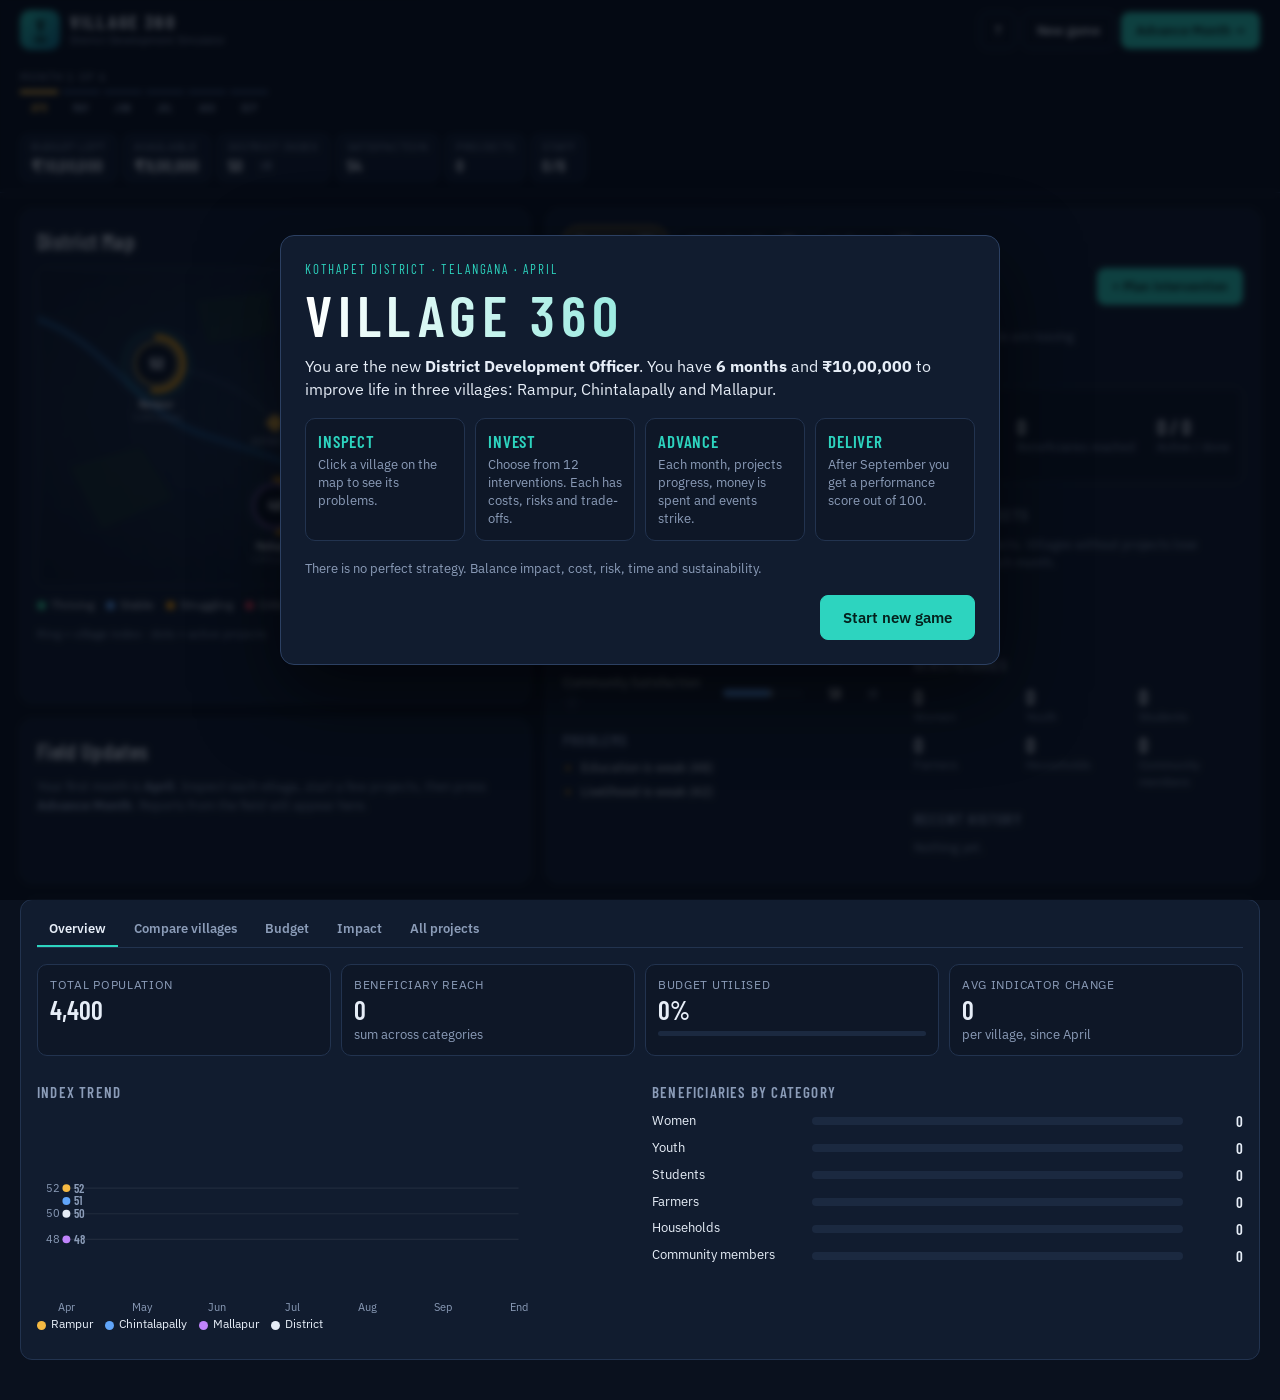
<file: index.html>
<!DOCTYPE html>
<html lang="en">
<head>
  <meta charset="UTF-8" />
  <meta name="viewport" content="width=device-width, initial-scale=1.0" />
  <title>Village 360: District Development Simulator</title>
  <meta name="description" content="A browser strategy game: develop three Telangana villages in six months with a limited budget." />
  <link rel="preconnect" href="https://fonts.googleapis.com" />
  <link rel="preconnect" href="https://fonts.gstatic.com" crossorigin />
  <link href="https://fonts.googleapis.com/css2?family=Barlow+Condensed:wght@500;600;700&family=IBM+Plex+Sans:wght@400;500;600&display=swap" rel="stylesheet" />
  <link rel="stylesheet" href="css/style.css" />
</head>
<body>
  <!-- TOP BAR: month timeline, key numbers, main actions -->
  <header class="topbar">
    <div class="brand">
      <div class="brand-mark">V<span>360</span></div>
      <div>
        <div class="brand-title">VILLAGE 360</div>
        <div class="brand-sub">District Development Simulator</div>
      </div>
    </div>
    <div id="timeline" class="timeline"></div>
    <div id="topstats" class="topstats"></div>
    <div class="top-actions">
      <button class="btn ghost" data-action="help" title="How to play">?</button>
      <button class="btn ghost" data-action="new-game-confirm">New game</button>
      <button id="advance-btn" class="btn primary" data-action="advance">Advance Month →</button>
    </div>
  </header>

  <!-- MAIN LAYOUT: map, village profile, dashboard tabs, field updates -->
  <main class="layout">
    <section class="panel map-panel">
      <div class="panel-head">
        <h2>District Map</h2>
        <span class="muted small">Kothapet District · fictional</span>
      </div>
      <div id="map" class="map"></div>
      <div id="map-legend" class="legend"></div>
    </section>

    <section class="panel village-panel" id="village-panel"></section>

    <section class="panel dash-panel">
      <div class="tabs" id="tabs"></div>
      <div id="tab-content"></div>
    </section>

    <section class="panel feed-panel">
      <div class="panel-head"><h2>Field Updates</h2></div>
      <div id="feed" class="feed"></div>
    </section>
  </main>

  <div id="modal-root"></div>
  <div id="tutorial-root"></div>
  <div id="toast-root" class="toast-root"></div>

  <!-- Scripts load IN ORDER: data first, then state, rules, scoring,
       saving, drawing, and finally app.js which starts everything. -->
  <script src="js/villages.js"></script>
  <script src="js/interventions.js"></script>
  <script src="js/gameState.js"></script>
  <script src="js/events.js"></script>
  <script src="js/gameLogic.js"></script>
  <script src="js/scoring.js"></script>
  <script src="js/storage.js"></script>
  <script src="js/ui.js"></script>
  <script src="js/app.js"></script>
</body>
</html>
</file>
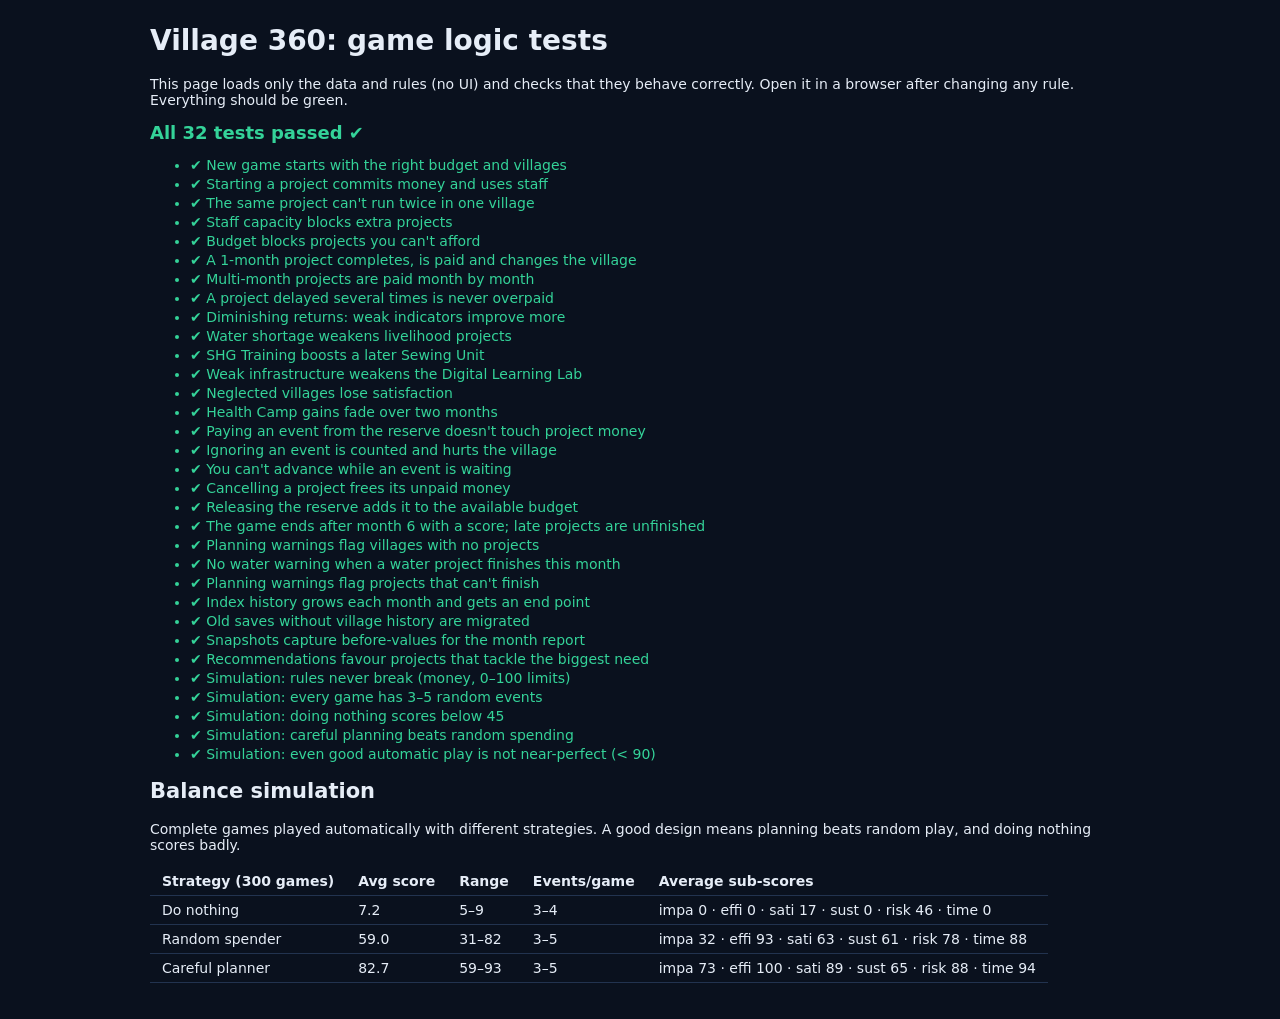
<file: tests/test.html>
<!DOCTYPE html>
<html lang="en">
<head>
  <meta charset="UTF-8" />
  <meta name="viewport" content="width=device-width, initial-scale=1.0" />
  <title>Village 360 Tests</title>
  <style>
    body { font: 14px system-ui, sans-serif; background: #0a111e; color: #e6edf7; padding: 24px; max-width: 980px; margin: 0 auto; }
    h1 { margin-top: 0; }
    .pass { color: #34d399; } .fail { color: #f43f5e; font-weight: 600; }
    table { border-collapse: collapse; margin: 12px 0; } td, th { padding: 6px 12px; border-bottom: 1px solid #22334f; text-align: left; }
    #summary { font-size: 18px; font-weight: 600; margin: 12px 0; }
    li { margin-bottom: 3px; }
  </style>
</head>
<body>
  <h1>Village 360: game logic tests</h1>
  <p>This page loads only the data and rules (no UI) and checks that they behave correctly.
     Open it in a browser after changing any rule. Everything should be green.</p>
  <div id="summary"></div>
  <ul id="results"></ul>
  <h2>Balance simulation</h2>
  <p>Complete games played automatically with different strategies. A good design means planning beats random play, and doing nothing scores badly.</p>
  <div id="sim"></div>

  <!-- Same files as the game, minus ui.js and app.js -->
  <script src="../js/villages.js"></script>
  <script src="../js/interventions.js"></script>
  <script src="../js/gameState.js"></script>
  <script src="../js/events.js"></script>
  <script src="../js/gameLogic.js"></script>
  <script src="../js/scoring.js"></script>
  <script src="../js/storage.js"></script>
  <script src="tests.js"></script>
</body>
</html>
</file>
<file: css/style.css>
/* ====================================================================
   style.css — VILLAGE 360 visual design
   --------------------------------------------------------------------
   Colours live in CSS variables on :root, so the whole theme can be
   changed from one place. Layout uses CSS Grid for the page and
   Flexbox inside components.
   ==================================================================== */

:root {
  --bg: #0a111e;
  --bg-2: #0e1727;
  --panel: #111c2f;
  --panel-2: #16243c;
  --line: #22334f;
  --line-2: #2c4062;
  --text: #e6edf7;
  --muted: #8b9cb8;
  --accent: #2dd4bf;
  --accent-2: #f5b942;
  --good: #34d399;
  --ok: #60a5fa;
  --warn: #f59e0b;
  --bad: #f43f5e;
  --radius: 12px;
  --font: "IBM Plex Sans", system-ui, -apple-system, "Segoe UI", sans-serif;
  --display: "Barlow Condensed", "Arial Narrow", system-ui, sans-serif;
}

* { box-sizing: border-box; }

html, body { margin: 0; }

body {
  background: radial-gradient(1200px 600px at 70% -10%, #13233d 0%, transparent 60%), var(--bg);
  color: var(--text);
  font-family: var(--font);
  font-size: 14px;
  line-height: 1.45;
  min-height: 100vh;
}

h1, h2, h3, h4 { font-family: var(--display); letter-spacing: 0.02em; margin: 0; font-weight: 600; }
h2 { font-size: 22px; }
h3 { font-size: 15px; text-transform: uppercase; letter-spacing: 0.08em; color: var(--muted); margin: 18px 0 8px; }
p { margin: 0 0 10px; }
.muted { color: var(--muted); }
.small { font-size: 12.5px; }
.warn-text { color: var(--warn); }
.bad-text { color: var(--bad); }
.eyebrow { font-family: var(--display); text-transform: uppercase; letter-spacing: 0.14em; font-size: 13px; color: var(--accent); }

/* ---------- buttons ---------- */
.btn {
  font: 600 13px var(--font);
  border-radius: 8px;
  border: 1px solid var(--line-2);
  background: var(--panel-2);
  color: var(--text);
  padding: 9px 14px;
  cursor: pointer;
  transition: background 0.15s, border-color 0.15s, transform 0.05s;
  white-space: nowrap;
}
.btn:hover:not(:disabled) { border-color: var(--accent); }
.btn:active:not(:disabled) { transform: translateY(1px); }
.btn:disabled { opacity: 0.45; cursor: not-allowed; }
.btn.primary { background: var(--accent); border-color: var(--accent); color: #04211d; }
.btn.primary:hover:not(:disabled) { background: #5eead4; }
.btn.ghost { background: transparent; }
.btn.small { padding: 6px 10px; font-size: 12px; }
.btn.big { padding: 12px 22px; font-size: 15px; }
.icon-btn { position: absolute; top: 14px; right: 14px; background: none; border: 0; color: var(--muted); font-size: 18px; cursor: pointer; }
.icon-btn:hover { color: var(--text); }

/* ---------- top bar ---------- */
.topbar {
  position: sticky;
  top: 0;
  z-index: 10;
  display: grid;
  grid-template-columns: auto auto 1fr auto;
  align-items: center;
  gap: 20px;
  padding: 10px 20px;
  background: rgba(10, 17, 30, 0.92);
  backdrop-filter: blur(8px);
  border-bottom: 1px solid var(--line);
}
.brand { display: flex; align-items: center; gap: 10px; }
.brand-mark {
  width: 40px; height: 40px; border-radius: 10px;
  display: grid; place-items: center;
  background: linear-gradient(135deg, var(--accent), #0e7490);
  color: #04211d; font: 700 18px var(--display); line-height: 1;
}
.brand-mark span { font-size: 9px; display: block; margin-top: -10px; }
.brand-title { font: 700 18px var(--display); letter-spacing: 0.12em; }
.brand-sub { font-size: 11px; color: var(--muted); }

.timeline-label { font-size: 11px; color: var(--muted); margin-bottom: 4px; text-transform: uppercase; letter-spacing: 0.08em; }
.pips { display: flex; gap: 4px; }
.pip { width: 38px; text-align: center; font: 600 11px var(--display); letter-spacing: 0.06em; text-transform: uppercase; }
.pip span { display: block; padding-top: 7px; border-top: 4px solid var(--line-2); color: var(--muted); }
.pip.done span { border-color: var(--accent); color: var(--text); }
.pip.current span { border-color: var(--accent-2); color: var(--accent-2); }

.topstats { display: flex; gap: 6px; justify-content: flex-end; min-width: 0; }
.stat { background: var(--panel); border: 1px solid var(--line); border-radius: 8px; padding: 5px 10px; white-space: nowrap; }
.stat.warn { border-color: var(--warn); }
.stat-label { font-size: 10.5px; color: var(--muted); text-transform: uppercase; letter-spacing: 0.06em; }
.stat-value { font: 600 17px var(--display); letter-spacing: 0.02em; display: flex; align-items: center; gap: 5px; }
.top-actions { display: flex; gap: 6px; }

/* ---------- layout ---------- */
.layout {
  display: grid;
  grid-template-columns: minmax(0, 5fr) minmax(0, 7fr);
  gap: 16px;
  padding: 16px 20px 40px;
  max-width: 1500px;
  margin: 0 auto;
}
.panel { background: var(--panel); border: 1px solid var(--line); border-radius: var(--radius); padding: 16px; min-width: 0; }
.panel-head { display: flex; justify-content: space-between; align-items: baseline; margin-bottom: 10px; }
.map-panel { grid-column: 1; grid-row: 1; }
.village-panel { grid-column: 2; grid-row: 1 / span 2; }
.feed-panel { grid-column: 1; grid-row: 2; max-height: 520px; overflow: auto; }
.dash-panel { grid-column: 1 / -1; grid-row: 3; }

/* ---------- map ---------- */
.map-svg { width: 100%; height: auto; display: block; border-radius: 10px; border: 1px solid var(--line); }
.field { fill: #1f3b2f; opacity: 0.5; }
.hill { fill: #22314a; opacity: 0.7; }
.river { fill: none; stroke: #1e4d7a; stroke-width: 9; stroke-linecap: round; opacity: 0.8; }
.map-label { fill: #4a78a8; font: italic 11px var(--font); }
.road { fill: none; stroke: #3a4f72; stroke-width: 3; stroke-dasharray: 6 5; }
.hq rect { fill: var(--accent-2); }
.hq text { fill: var(--muted); font: 600 11px var(--display); text-anchor: middle; letter-spacing: 0.08em; text-transform: uppercase; }
.vnode { cursor: pointer; outline: none; }
.vnode .ring-bg { fill: none; stroke: #1c2a42; stroke-width: 6; }
.vnode .ring { fill: none; stroke-width: 6; stroke-linecap: round; transition: stroke-dasharray 0.6s; }
.vnode .core { fill: #0d1626; stroke: var(--vc); stroke-width: 2; transition: transform 0.15s; }
.vnode:hover .core, .vnode:focus .core { transform: scale(1.08); }
.vnode .halo { fill: var(--accent); opacity: 0.12; animation: pulse 2.4s ease-in-out infinite; }
.vindex { fill: var(--text); font: 700 20px var(--display); text-anchor: middle; }
.vname { fill: var(--text); font: 600 15px var(--display); text-anchor: middle; letter-spacing: 0.05em; }
.vpop { fill: var(--muted); font: 10.5px var(--font); text-anchor: middle; }
.proj-dot { fill: var(--accent); }
.alert circle { fill: var(--bad); }
.alert text { fill: #fff; font: 700 13px var(--font); text-anchor: middle; }
@keyframes pulse { 0%, 100% { opacity: 0.08; } 50% { opacity: 0.22; } }

.legend { display: flex; flex-wrap: wrap; gap: 12px; margin-top: 10px; font-size: 12px; align-items: center; }
.legend i, .dot { display: inline-block; width: 9px; height: 9px; border-radius: 50%; margin-right: 5px; vertical-align: middle; }
.legend.inline { margin: 0 0 10px; }

/* ---------- bars & chips ---------- */
.bar { position: relative; height: 8px; background: #1b2940; border-radius: 99px; overflow: hidden; flex: 1; }
.bar.thin { height: 5px; margin: 6px 0; }
.bar .fill { height: 100%; border-radius: 99px; background: var(--accent); transition: width 0.6s ease-out; }
.bar .baseline { position: absolute; top: -2px; bottom: -2px; width: 2px; background: #ffffffb0; }
.bar.double { height: 12px; }
.bar.double .fill { position: absolute; left: 0; top: 0; }
.bar.double .fill.ghost { background: #ffffff22; }

.delta { font: 600 12px var(--display); padding: 1px 6px; border-radius: 99px; min-width: 34px; text-align: center; }
.delta.up { background: #34d39922; color: var(--good); }
.delta.down { background: #f43f5e22; color: var(--bad); }
.delta.zero { color: var(--muted); }

.chip { font: 600 11px var(--font); padding: 2px 8px; border-radius: 99px; color: var(--c); background: color-mix(in srgb, var(--c) 16%, transparent); border: 1px solid color-mix(in srgb, var(--c) 35%, transparent); white-space: nowrap; }
.badge { font: 600 11px var(--font); padding: 2px 8px; border-radius: 6px; text-transform: capitalize; white-space: nowrap; }
.badge.good { background: #34d39920; color: var(--good); }
.badge.ok { background: #60a5fa20; color: var(--ok); }
.badge.warn { background: #f59e0b20; color: var(--warn); }
.badge.bad { background: #f43f5e20; color: var(--bad); }

/* ---------- village panel ---------- */
.vp-head { display: flex; justify-content: space-between; gap: 16px; align-items: flex-start; }
.vp-title { font-size: 34px; line-height: 1.05; }
.vp-desc { max-width: 520px; margin-top: 4px; }
.vp-summary { display: flex; gap: 18px; align-items: center; margin: 14px 0 4px; padding: 12px; background: var(--bg-2); border: 1px solid var(--line); border-radius: 10px; flex-wrap: wrap; }
.gauge { display: flex; align-items: center; gap: 10px; }
.gauge-svg { width: 70px; height: 70px; }
.gauge-svg .ring-bg { fill: none; stroke: #1c2a42; stroke-width: 7; }
.gauge-num { fill: var(--text); font: 700 20px var(--display); }
.gauge-label { font: 700 20px var(--display); letter-spacing: 0.04em; }
.facts { display: grid; grid-template-columns: repeat(4, auto); gap: 4px 22px; flex: 1; justify-content: end; }
.facts div, .benef div { display: flex; flex-direction: column; font-size: 11.5px; color: var(--muted); }
.facts span, .benef span { font: 600 20px var(--display); color: var(--text); }
.vp-grid { display: grid; grid-template-columns: 1fr 1fr; gap: 22px; }
.indicator { display: grid; grid-template-columns: 150px 1fr 28px 40px; align-items: center; gap: 10px; margin-bottom: 9px; }
.ind-label { font-size: 13px; }
.ind-value { font: 600 15px var(--display); text-align: right; }
.problems, .history, .report, .reasons, .notes, .help { margin: 0; padding-left: 18px; }
.problems li, .history li { margin-bottom: 5px; font-size: 13px; }
.problems li.bad::marker, .history li.bad::marker, .report li.bad::marker { color: var(--bad); }
.problems li.warn::marker, .history li.warn::marker, .report li.warn::marker { color: var(--warn); }
.history li.good::marker, .report li.good::marker { color: var(--good); }
.history b { font-family: var(--display); color: var(--muted); margin-right: 4px; }
.proj { padding: 9px 11px; border: 1px solid var(--line); border-radius: 8px; margin-bottom: 7px; background: var(--bg-2); }
.proj.done { border-color: #34d39933; }
.proj-top { display: flex; justify-content: space-between; align-items: center; gap: 8px; }
.benef { display: grid; grid-template-columns: repeat(3, 1fr); gap: 8px; }

/* ---------- tabs & dashboard ---------- */
.tabs { display: flex; gap: 4px; border-bottom: 1px solid var(--line); margin: -4px 0 16px; overflow-x: auto; }
.tab { background: none; border: 0; color: var(--muted); font: 600 13px var(--font); padding: 8px 12px; cursor: pointer; border-bottom: 2px solid transparent; white-space: nowrap; }
.tab.active { color: var(--text); border-color: var(--accent); }
.cards4, .cards5 { display: grid; gap: 10px; margin-bottom: 8px; }
.cards4 { grid-template-columns: repeat(4, 1fr); }
.cards5 { grid-template-columns: repeat(5, 1fr); margin-top: 12px; }
.card { background: var(--bg-2); border: 1px solid var(--line); border-radius: 10px; padding: 12px; }
.card-label { font-size: 11.5px; color: var(--muted); text-transform: uppercase; letter-spacing: 0.06em; }
.card-value { font: 600 26px var(--display); }
.two-col { display: grid; grid-template-columns: 1fr 1fr; gap: 24px; }
.hbar, .impact-row, .score-row { display: grid; grid-template-columns: 150px 1fr 50px; gap: 10px; align-items: center; margin-bottom: 8px; font-size: 13px; }
.impact-row { grid-template-columns: 170px 1fr 30px 44px; }
.hbar b, .impact-row b, .score-row b { font: 600 15px var(--display); text-align: right; }
/* Colours for chart lines come from SVG attributes, so these rules must not set stroke/fill. */
.chart { width: 100%; max-width: 520px; display: block; }
.chart polyline { fill: none; stroke-width: 2; stroke-linejoin: round; opacity: 0.85; }
.chart polyline.bold { stroke-width: 3.5; opacity: 1; }
.chart .grid { stroke: #ffffff10; }
.chart text { fill: var(--muted); font: 10px var(--font); }
.chart text.val { font: 600 11px var(--display); }
.cmp-row { display: grid; grid-template-columns: 170px 1fr; gap: 10px; margin-bottom: 10px; align-items: center; }
.cmp-label { font-size: 13px; }
.cmp-bars { display: grid; gap: 3px; }
.cmp-bar { display: flex; align-items: center; gap: 8px; height: 9px; }
.cmp-track { flex: 1; height: 100%; }
.cmp-bar .fill { height: 100%; border-radius: 99px; transition: width 0.6s ease-out; }
.cmp-bar b { font: 600 12px var(--display); }
.table { width: 100%; border-collapse: collapse; margin-top: 14px; font-size: 13px; }
.table th { text-align: left; color: var(--muted); font-weight: 600; font-size: 11.5px; text-transform: uppercase; letter-spacing: 0.06em; padding: 6px 8px; border-bottom: 1px solid var(--line); }
.table td { padding: 8px; border-bottom: 1px solid #1a2840; }
.stack { display: flex; height: 18px; border-radius: 6px; overflow: hidden; background: #1b2940; }
.stack div { transition: width 0.5s; }
.vbars { display: grid; grid-template-columns: repeat(6, 1fr); gap: 8px; align-items: end; }
.vbars > div { display: flex; flex-direction: column; align-items: center; gap: 3px; font-size: 11px; color: var(--muted); }
.vbar-track { height: 110px; width: 100%; max-width: 34px; display: flex; align-items: flex-end; background: #1b2940; border-radius: 6px; overflow: hidden; }
.vbar { width: 100%; background: var(--accent); }
.vbars b { color: var(--text); font: 600 12px var(--display); }

/* ---------- feed ---------- */
.feed-alert { display: flex; justify-content: space-between; align-items: center; gap: 10px; background: #f43f5e18; border: 1px solid #f43f5e55; padding: 10px 12px; border-radius: 8px; margin-bottom: 10px; }
.feed-alert.good { background: #34d39915; border-color: #34d39955; }
.feed-month { font: 600 13px var(--display); text-transform: uppercase; letter-spacing: 0.1em; color: var(--accent-2); margin: 12px 0 6px; }
.feed-line { font-size: 13px; padding: 4px 0 4px 10px; border-left: 2px solid var(--line-2); margin-bottom: 3px; }
.feed-line.good { border-color: var(--good); }
.feed-line.warn { border-color: var(--warn); }
.feed-line.bad { border-color: var(--bad); }
.feed-event { background: var(--bg-2); border: 1px solid var(--line); border-left: 3px solid var(--accent-2); padding: 8px 10px; border-radius: 6px; margin: 8px 0; font-size: 13px; }

/* ---------- modals ---------- */
.overlay { position: fixed; inset: 0; background: rgba(4, 8, 16, 0.72); backdrop-filter: blur(3px); display: grid; place-items: center; z-index: 50; padding: 16px; animation: fade 0.15s; }
.modal { position: relative; background: var(--panel); border: 1px solid var(--line-2); border-radius: 14px; padding: 24px; width: min(620px, 100%); max-height: calc(100vh - 32px); overflow: auto; box-shadow: 0 30px 80px #0009; animation: rise 0.2s; }
.modal.picker { width: min(1100px, 100%); }
.modal.intro { width: min(720px, 100%); }
.modal h2 { margin-bottom: 8px; }
.lead { font-size: 15.5px; }
.modal-actions { display: flex; justify-content: flex-end; gap: 8px; margin-top: 18px; flex-wrap: wrap; }
@keyframes fade { from { opacity: 0; } }
@keyframes rise { from { transform: translateY(10px); opacity: 0; } }

.intro h1 { font-size: 58px; letter-spacing: 0.1em; line-height: 1; margin: 6px 0 12px; background: linear-gradient(90deg, #fff, var(--accent)); -webkit-background-clip: text; background-clip: text; color: transparent; }
.intro-grid { display: grid; grid-template-columns: repeat(4, 1fr); gap: 10px; margin: 18px 0; }
.intro-grid div { background: var(--bg-2); border: 1px solid var(--line); border-radius: 10px; padding: 12px; display: flex; flex-direction: column; gap: 4px; font-size: 12.5px; color: var(--muted); }
.intro-grid b { font: 600 17px var(--display); color: var(--accent); letter-spacing: 0.05em; text-transform: uppercase; }
.help li { margin-bottom: 6px; }

.picker-head { display: flex; justify-content: space-between; align-items: flex-end; gap: 16px; margin-bottom: 14px; padding-right: 30px; flex-wrap: wrap; }
.picker-res { display: flex; gap: 8px; }
.picker-res div, .report-stats div { background: var(--bg-2); border: 1px solid var(--line); border-radius: 8px; padding: 6px 12px; display: flex; flex-direction: column; font-size: 11px; color: var(--muted); }
.picker-res b, .report-stats b { font: 600 18px var(--display); color: var(--text); }
.filters { display: flex; gap: 6px; flex-wrap: wrap; margin-bottom: 14px; }
.chip-btn { --c: var(--accent); font: 600 12px var(--font); padding: 6px 12px; border-radius: 99px; border: 1px solid var(--line-2); background: transparent; color: var(--muted); cursor: pointer; }
.chip-btn.active { color: var(--c); border-color: var(--c); background: color-mix(in srgb, var(--c) 14%, transparent); }
.cards-grid { display: grid; grid-template-columns: repeat(auto-fill, minmax(300px, 1fr)); gap: 12px; }
.icard { background: var(--bg-2); border: 1px solid var(--line); border-top: 3px solid var(--c); border-radius: 10px; padding: 14px; display: flex; flex-direction: column; gap: 8px; }
.icard.disabled { opacity: 0.6; }
.icard-top { display: flex; justify-content: space-between; align-items: center; gap: 8px; }
.icard h4 { font-size: 19px; }
.icard p { margin: 0; }
.meta { display: flex; gap: 10px; align-items: center; flex-wrap: wrap; font-size: 12.5px; color: var(--muted); }
.meta b { color: var(--text); font: 600 16px var(--display); }
.sust { display: flex; align-items: center; gap: 8px; font-size: 11.5px; color: var(--muted); }
.sust .dots { display: flex; gap: 3px; }
.sust i { width: 10px; height: 6px; border-radius: 2px; background: #22334f; }
.sust i.on { background: var(--good); }
.impacts { display: flex; flex-wrap: wrap; gap: 5px; }
.impact { font: 600 12.5px var(--display); padding: 2px 8px; border-radius: 6px; letter-spacing: 0.02em; }
.impact.up { background: #34d3991c; color: var(--good); }
.impact.down { background: #f43f5e1c; color: var(--bad); }
.notes { font-size: 12px; color: var(--warn); }
.side summary { font-size: 12px; color: var(--muted); cursor: pointer; }
.side ul { margin: 6px 0 0; padding-left: 18px; font-size: 12px; color: var(--muted); }
.icard-foot { display: flex; justify-content: space-between; align-items: center; gap: 8px; margin-top: auto; padding-top: 6px; border-top: 1px solid var(--line); }

.report li { margin-bottom: 6px; }
.report-stats { display: flex; gap: 8px; margin-top: 14px; flex-wrap: wrap; }
.event-head { display: flex; justify-content: space-between; align-items: center; margin-bottom: 6px; }
.event-res { display: flex; gap: 16px; font-size: 12.5px; color: var(--muted); margin-bottom: 12px; flex-wrap: wrap; }
.choices { display: grid; gap: 8px; }
.choice { text-align: left; background: var(--bg-2); border: 1px solid var(--line-2); border-radius: 10px; padding: 12px 14px; color: var(--text); cursor: pointer; display: flex; flex-direction: column; gap: 3px; font: 13px var(--font); }
.choice:hover:not(:disabled) { border-color: var(--accent); }
.choice:disabled { opacity: 0.45; cursor: not-allowed; }
.choice.risky { border-style: dashed; }
.choice b { font-size: 14.5px; }
.choice span { color: var(--muted); }
.choice em { font-style: normal; font-size: 12px; color: var(--accent-2); }

.final-top { display: flex; gap: 20px; align-items: center; margin: 10px 0 18px; }
.final-score { font: 700 72px var(--display); color: var(--c); line-height: 1; }
.final-score span { font-size: 24px; color: var(--muted); }
.score-row { grid-template-columns: 220px 1fr 40px; }
.score-row i { font-style: normal; font-size: 11px; }
.reasons li { margin-bottom: 7px; font-size: 13.5px; }

/* ---------- toasts ---------- */
.toast-root { position: fixed; bottom: 18px; left: 50%; transform: translateX(-50%); z-index: 60; display: flex; flex-direction: column; gap: 8px; align-items: center; pointer-events: none; }
.toast { background: var(--panel-2); border: 1px solid var(--line-2); border-left: 3px solid var(--accent); padding: 10px 16px; border-radius: 8px; box-shadow: 0 10px 30px #0008; font-size: 13px; transition: opacity 0.4s, transform 0.4s; }
.toast.bad { border-left-color: var(--bad); }
.toast.hide { opacity: 0; transform: translateY(8px); }

/* ====================================================================
   STEP 4 ADDITIONS
   ==================================================================== */

/* ---------- number flashes & floating map deltas ---------- */
.flash-up { animation: flashUp 1.4s ease-out; }
.flash-down { animation: flashDown 1.4s ease-out; }
@keyframes flashUp { 0%, 30% { color: var(--good); text-shadow: 0 0 12px #34d39988; } }
@keyframes flashDown { 0%, 30% { color: var(--bad); text-shadow: 0 0 12px #f43f5e88; } }

.float-delta { font: 700 18px var(--display); text-anchor: middle; animation: floatUp 2.6s ease-out forwards; pointer-events: none; }
.float-delta.up { fill: var(--good); }
.float-delta.down { fill: var(--bad); }
@keyframes floatUp {
  0% { opacity: 0; transform: translateY(8px); }
  15% { opacity: 1; transform: translateY(0); }
  75% { opacity: 1; }
  100% { opacity: 0; transform: translateY(-18px); }
}

/* ---------- village switcher, help icons, sparkline ---------- */
.vswitch { display: flex; gap: 6px; margin-bottom: 12px; flex-wrap: wrap; }
.vpill { display: flex; align-items: center; gap: 8px; font: 600 13px var(--font); color: var(--muted); background: var(--bg-2); border: 1px solid var(--line); border-radius: 99px; padding: 5px 6px 5px 12px; cursor: pointer; }
.vpill b { font: 600 13px var(--display); background: #ffffff10; border-radius: 99px; padding: 1px 8px; color: var(--text); }
.vpill:hover { border-color: var(--vc); }
.vpill.active { color: var(--text); border-color: var(--vc); background: color-mix(in srgb, var(--vc) 14%, var(--bg-2)); }
.info { display: inline-grid; place-items: center; width: 14px; height: 14px; border-radius: 50%; border: 1px solid var(--line-2); color: var(--muted); font: italic 600 9px Georgia, serif; vertical-align: 1px; margin-left: 2px; }
.indicator { cursor: help; }
.spark-wrap { margin-top: 4px; }
.spark { width: 96px; height: 26px; display: block; }
.spark polyline { fill: none; stroke-width: 2; stroke-linejoin: round; }
.good-text { color: var(--good); }

/* ---------- picker tools & recommendations ---------- */
.picker-tools { display: flex; justify-content: space-between; align-items: center; gap: 12px; flex-wrap: wrap; margin-bottom: 14px; }
.picker-tools .filters { margin: 0; }
.segs { display: inline-flex; border: 1px solid var(--line-2); border-radius: 8px; overflow: hidden; }
.seg { background: transparent; border: 0; color: var(--muted); font: 600 12px var(--font); padding: 6px 12px; cursor: pointer; }
.seg + .seg { border-left: 1px solid var(--line-2); }
.seg.active { background: var(--panel-2); color: var(--text); }
.icard { position: relative; }
.icard.recommended { border-color: color-mix(in srgb, var(--accent-2) 55%, var(--line)); box-shadow: 0 0 0 1px #f5b94222, 0 8px 24px #f5b9420d; }
.rec-flag { position: absolute; top: -10px; right: 12px; background: var(--accent-2); color: #2a1a00; font: 700 11px var(--font); padding: 2px 8px; border-radius: 99px; }

/* ---------- advance check & month report ---------- */
.check { display: flex; align-items: center; gap: 8px; margin-top: 14px; font-size: 13px; color: var(--muted); cursor: pointer; }
.check input { accent-color: var(--accent); width: 16px; height: 16px; }
.report li.info::marker { color: var(--ok); }
.table-wrap { overflow-x: auto; }
.changes { margin-top: 6px; }
.changes th, .changes td { padding: 6px; white-space: nowrap; }
.tnum { font: 600 14px var(--display); }
.mini { font: 600 11px var(--display); margin-left: 4px; }
.mini.up { color: var(--good); }
.mini.down { color: var(--bad); }

/* ---------- tutorial spotlight ---------- */
.tut-block { position: fixed; inset: 0; z-index: 70; }
.tut-spot { position: fixed; z-index: 71; border-radius: 12px; box-shadow: 0 0 0 9999px rgba(4, 8, 16, 0.74); outline: 2px solid var(--accent); pointer-events: none; transition: top 0.25s, left 0.25s, width 0.25s, height 0.25s; }
.tut-card { position: fixed; z-index: 72; width: min(350px, calc(100vw - 32px)); background: var(--panel-2); border: 1px solid var(--accent); border-radius: 12px; padding: 16px; box-shadow: 0 20px 50px #000a; animation: rise 0.2s; }
.tut-card h3 { color: var(--text); text-transform: none; letter-spacing: 0.02em; font-size: 20px; margin: 4px 0 6px; }
.tut-card p { font-size: 13.5px; }
.tut-actions { display: flex; justify-content: space-between; align-items: center; gap: 8px; margin-top: 4px; }
.tut-actions span { display: flex; gap: 6px; }

/* ---------- accessibility ---------- */
:focus-visible { outline: 2px solid var(--accent-2); outline-offset: 2px; }
.vnode:focus-visible { outline: none; }
.vnode:focus-visible .ring-bg { stroke: var(--accent-2); }
@media (prefers-reduced-motion: reduce) {
  *, *::before, *::after { animation-duration: 0.01ms !important; animation-iteration-count: 1 !important; transition-duration: 0.01ms !important; }
}

/* ---------- responsive ---------- */
@media (max-width: 1360px) {
  /* When the top bar wraps onto several rows it is too tall to stay pinned. */
  .topbar { grid-template-columns: auto 1fr auto; position: static; }
  .timeline { grid-column: 1 / -1; grid-row: 2; }
  .topstats { grid-column: 1 / -1; grid-row: 3; justify-content: flex-start; flex-wrap: wrap; }
  .top-actions { grid-column: 3; grid-row: 1; }
}
@media (max-width: 960px) {
  .layout { grid-template-columns: 1fr; padding: 12px 16px 32px; }
  .map-panel, .village-panel, .feed-panel, .dash-panel { grid-column: 1; grid-row: auto; }
  .feed-panel { max-height: 380px; }
  .vp-grid, .two-col { grid-template-columns: 1fr; }
  .cards4 { grid-template-columns: repeat(2, 1fr); }
  .cards5 { grid-template-columns: repeat(2, 1fr); }
  .intro-grid { grid-template-columns: repeat(2, 1fr); }
}
@media (max-width: 560px) {
  .topbar { padding: 8px 16px; gap: 10px; }
  .brand-sub { display: none; }
  .top-actions .btn.ghost:not([data-action="help"]) { display: none; }
  .stat { min-width: 0; flex: 1 1 30%; }
  .pip { width: auto; flex: 1; }
  .pips { width: 100%; }
  .vp-head { flex-direction: column; }
  .facts { grid-template-columns: repeat(2, auto); justify-content: start; }
  .indicator { grid-template-columns: 105px 1fr 26px 38px; gap: 6px; }
  .hbar, .impact-row, .cmp-row { grid-template-columns: 100px 1fr 40px; }
  .impact-row { grid-template-columns: 100px 1fr 28px 40px; }
  .score-row { grid-template-columns: 130px 1fr 34px; font-size: 12px; }
  .intro h1 { font-size: 40px; }
  .modal { padding: 18px; }
  .final-top { flex-direction: column; align-items: flex-start; }
  .picker-tools { flex-direction: column; align-items: stretch; }
  .segs { align-self: flex-start; }
}
</file>
